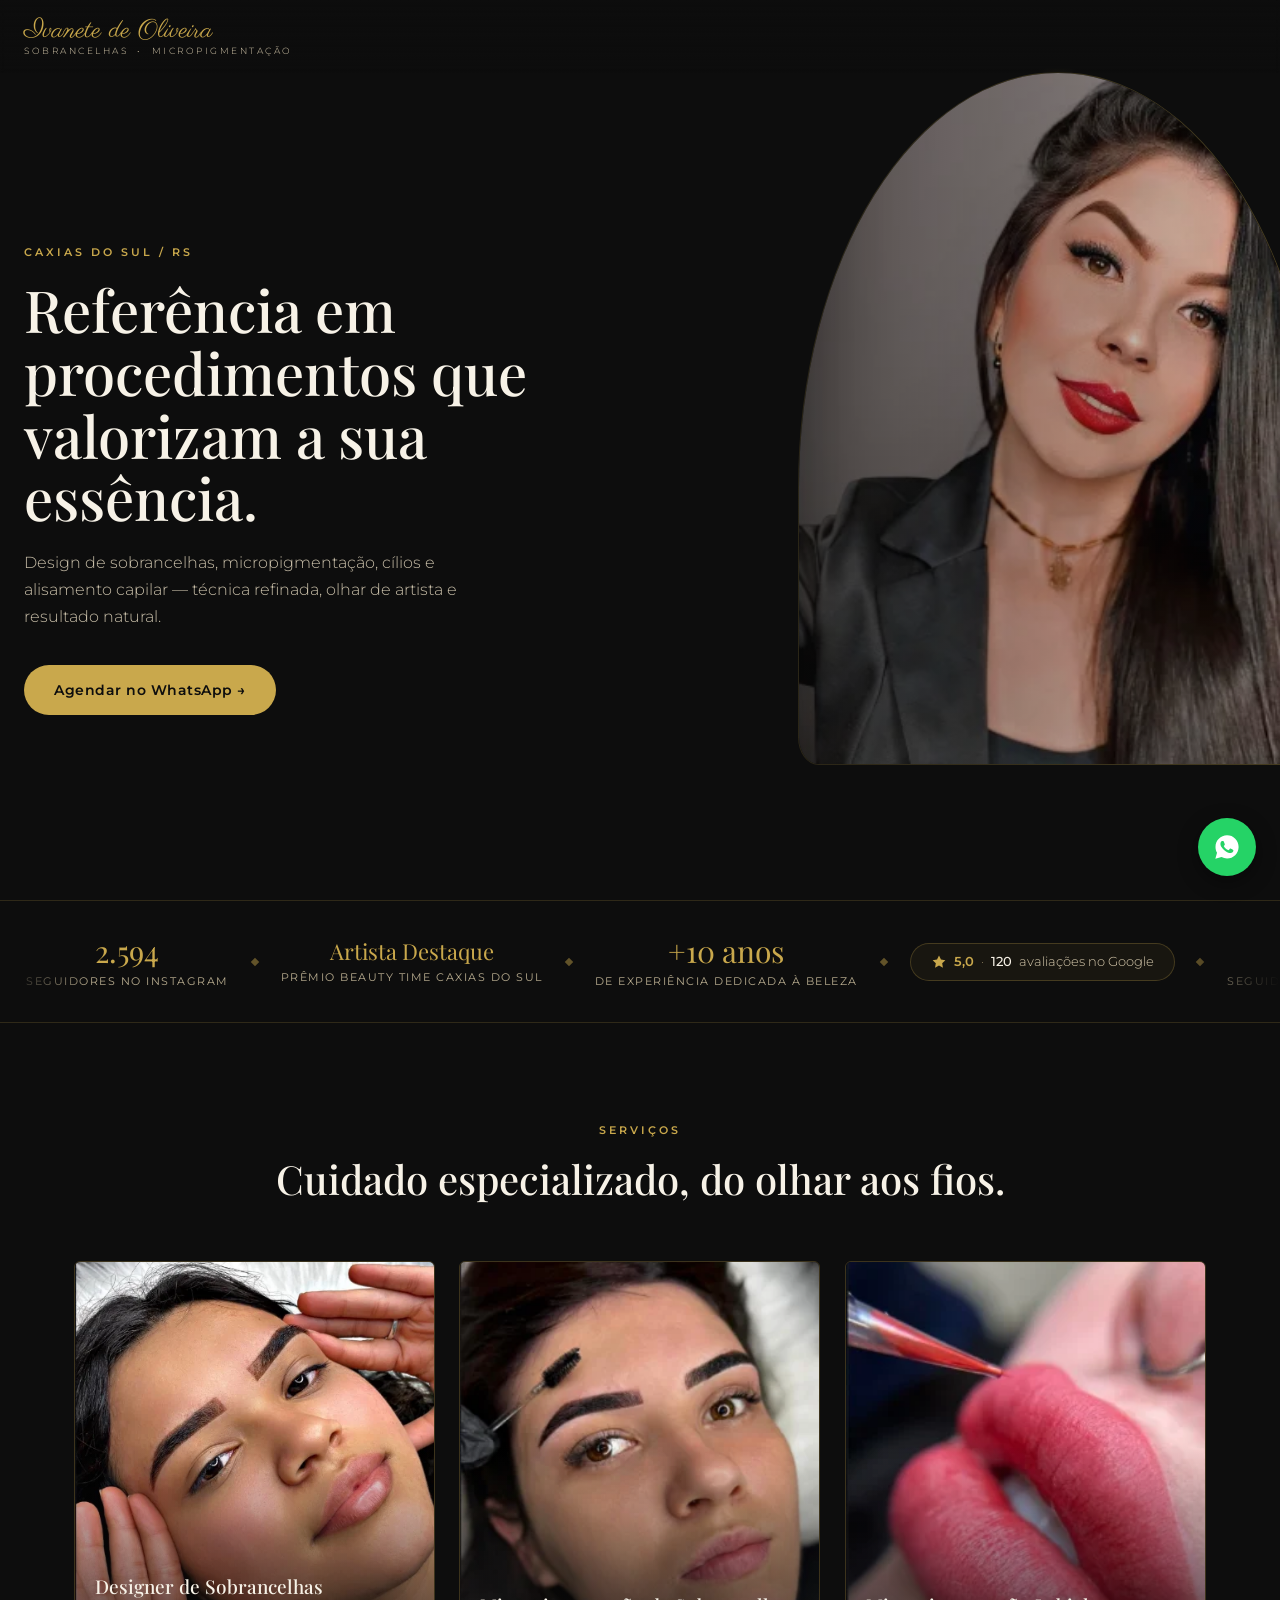
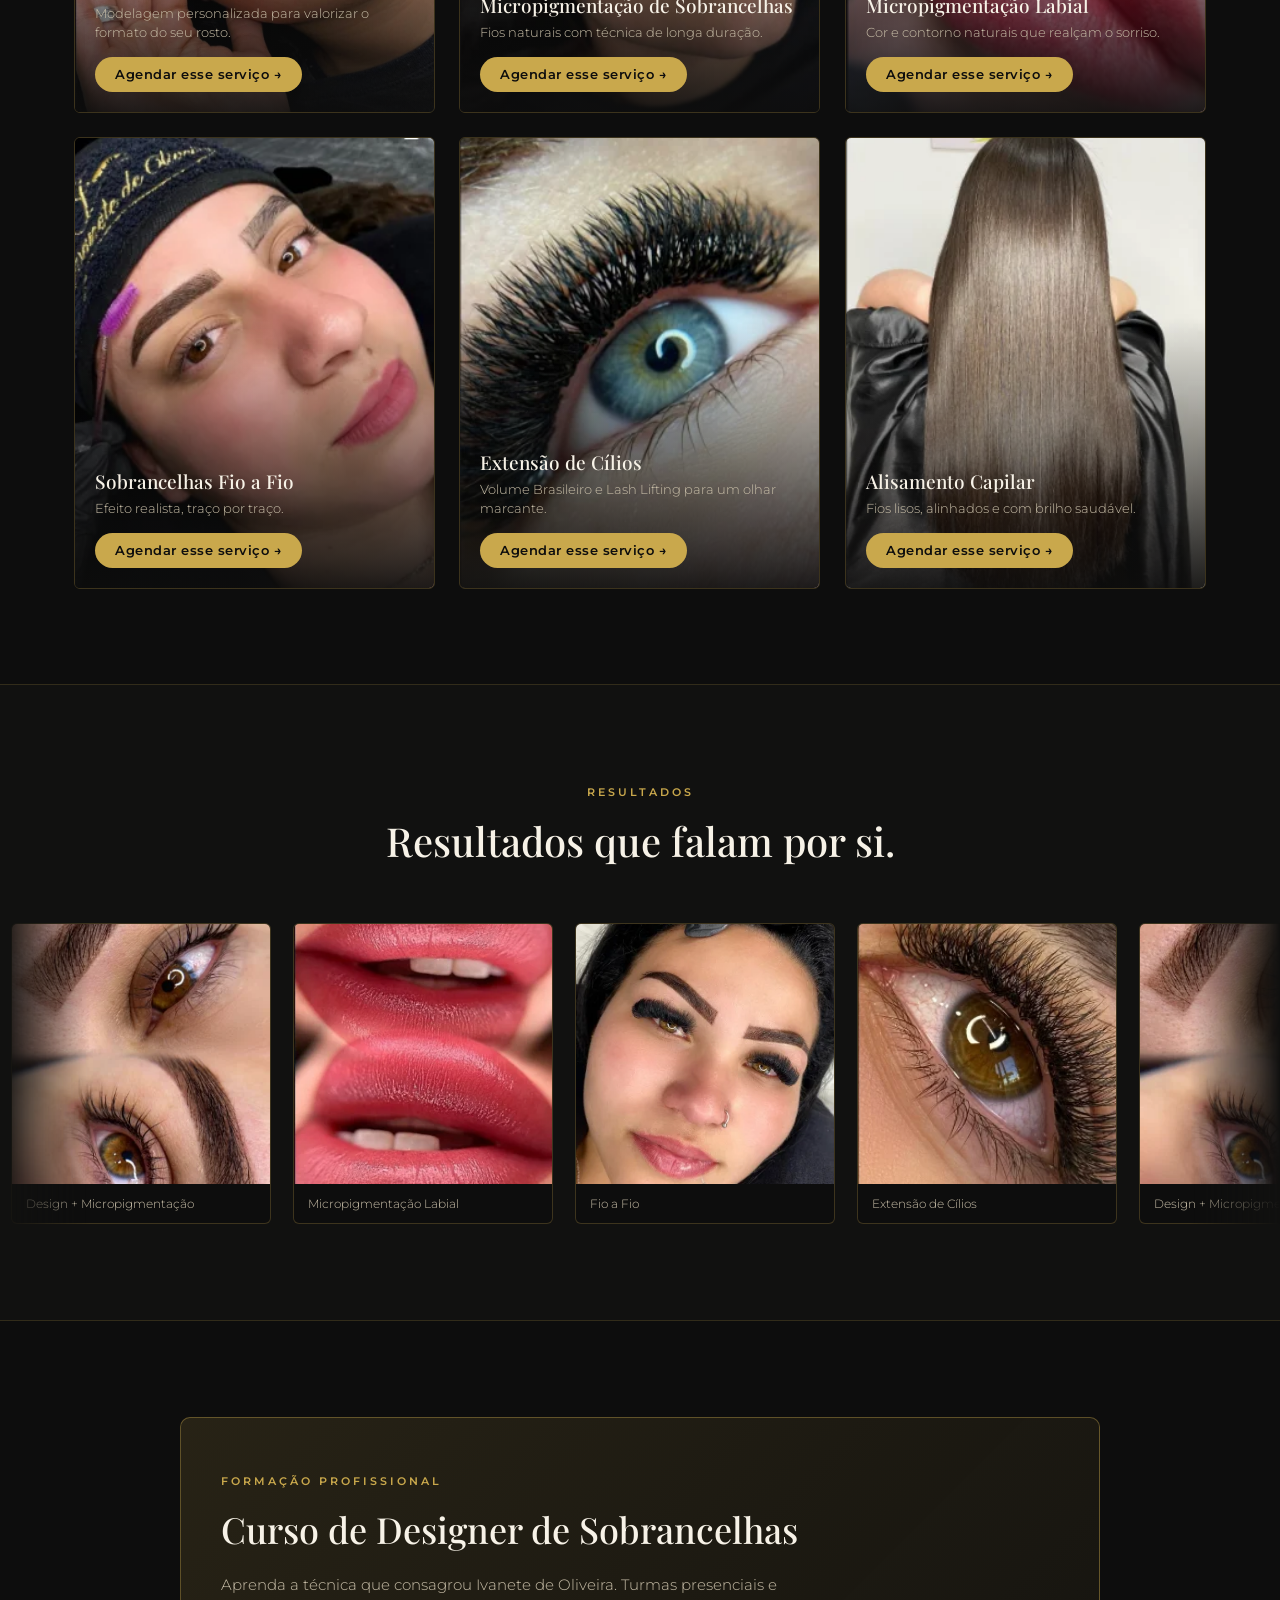
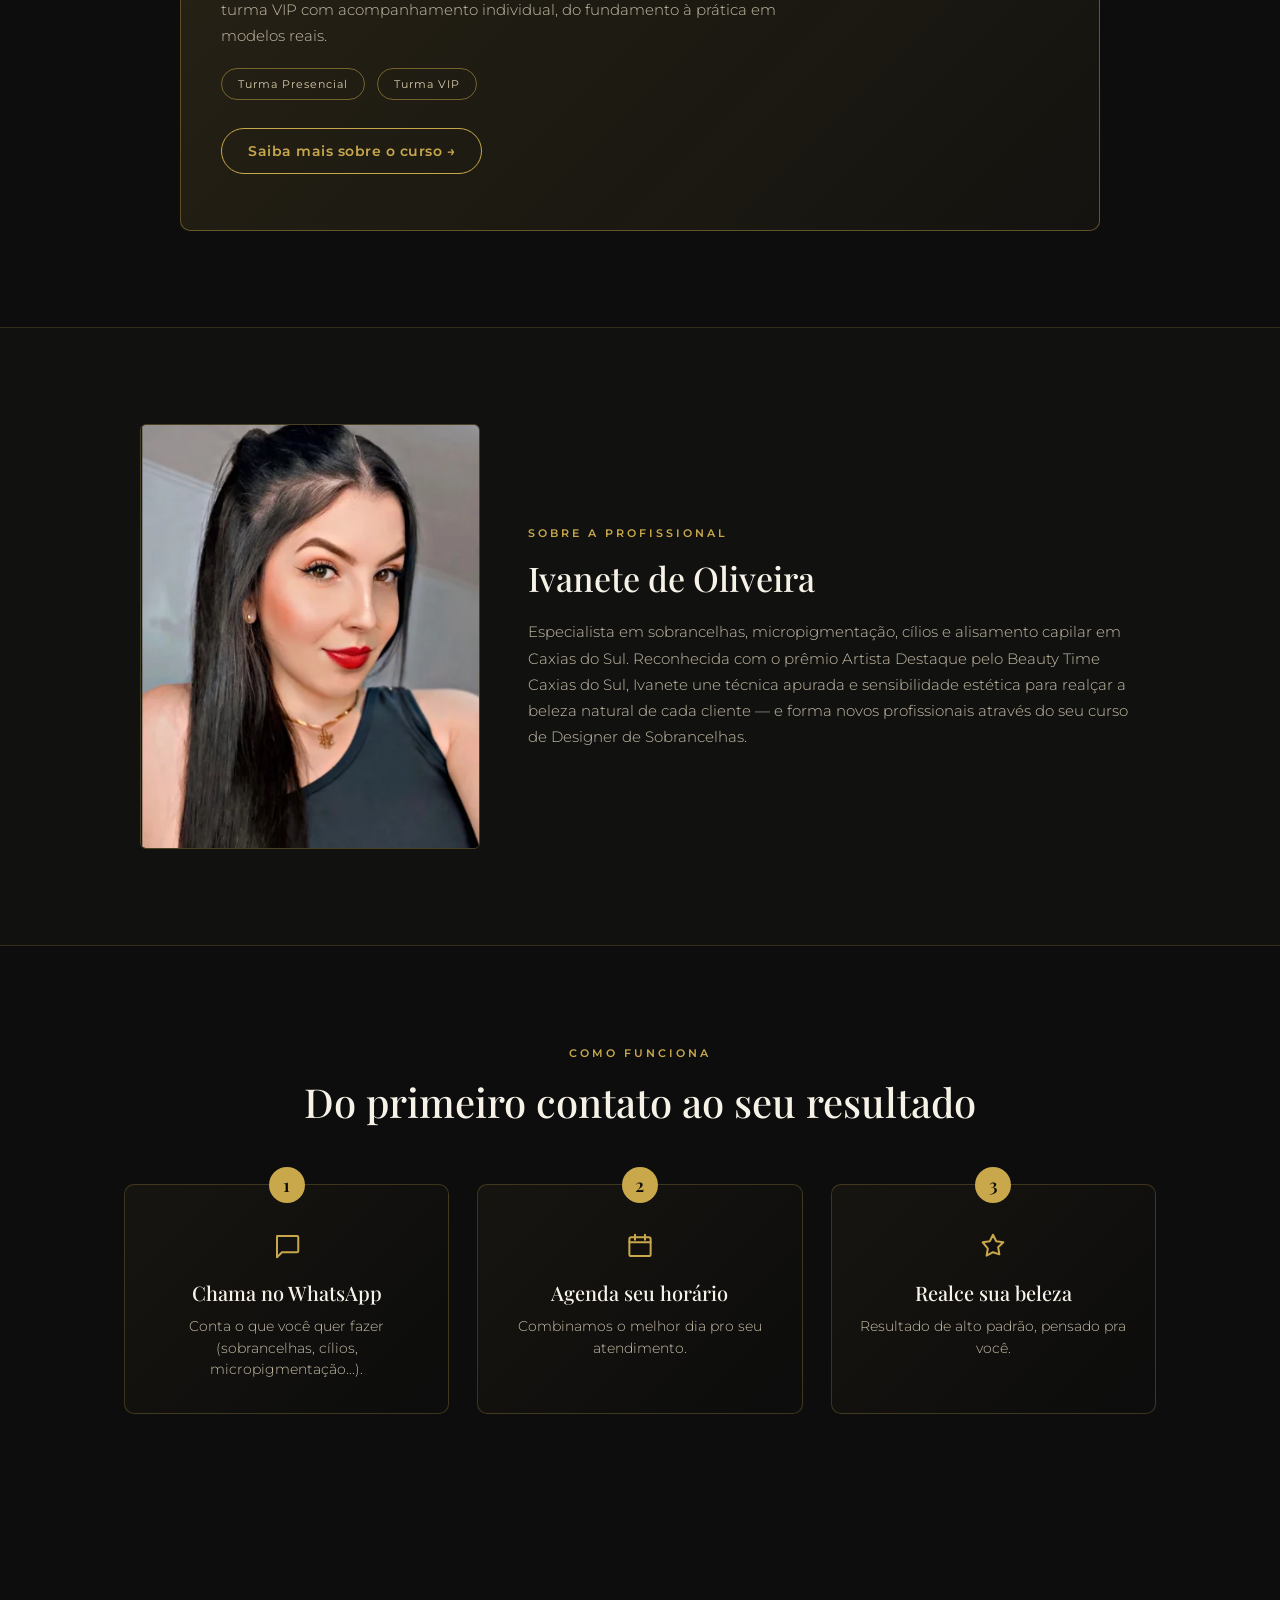
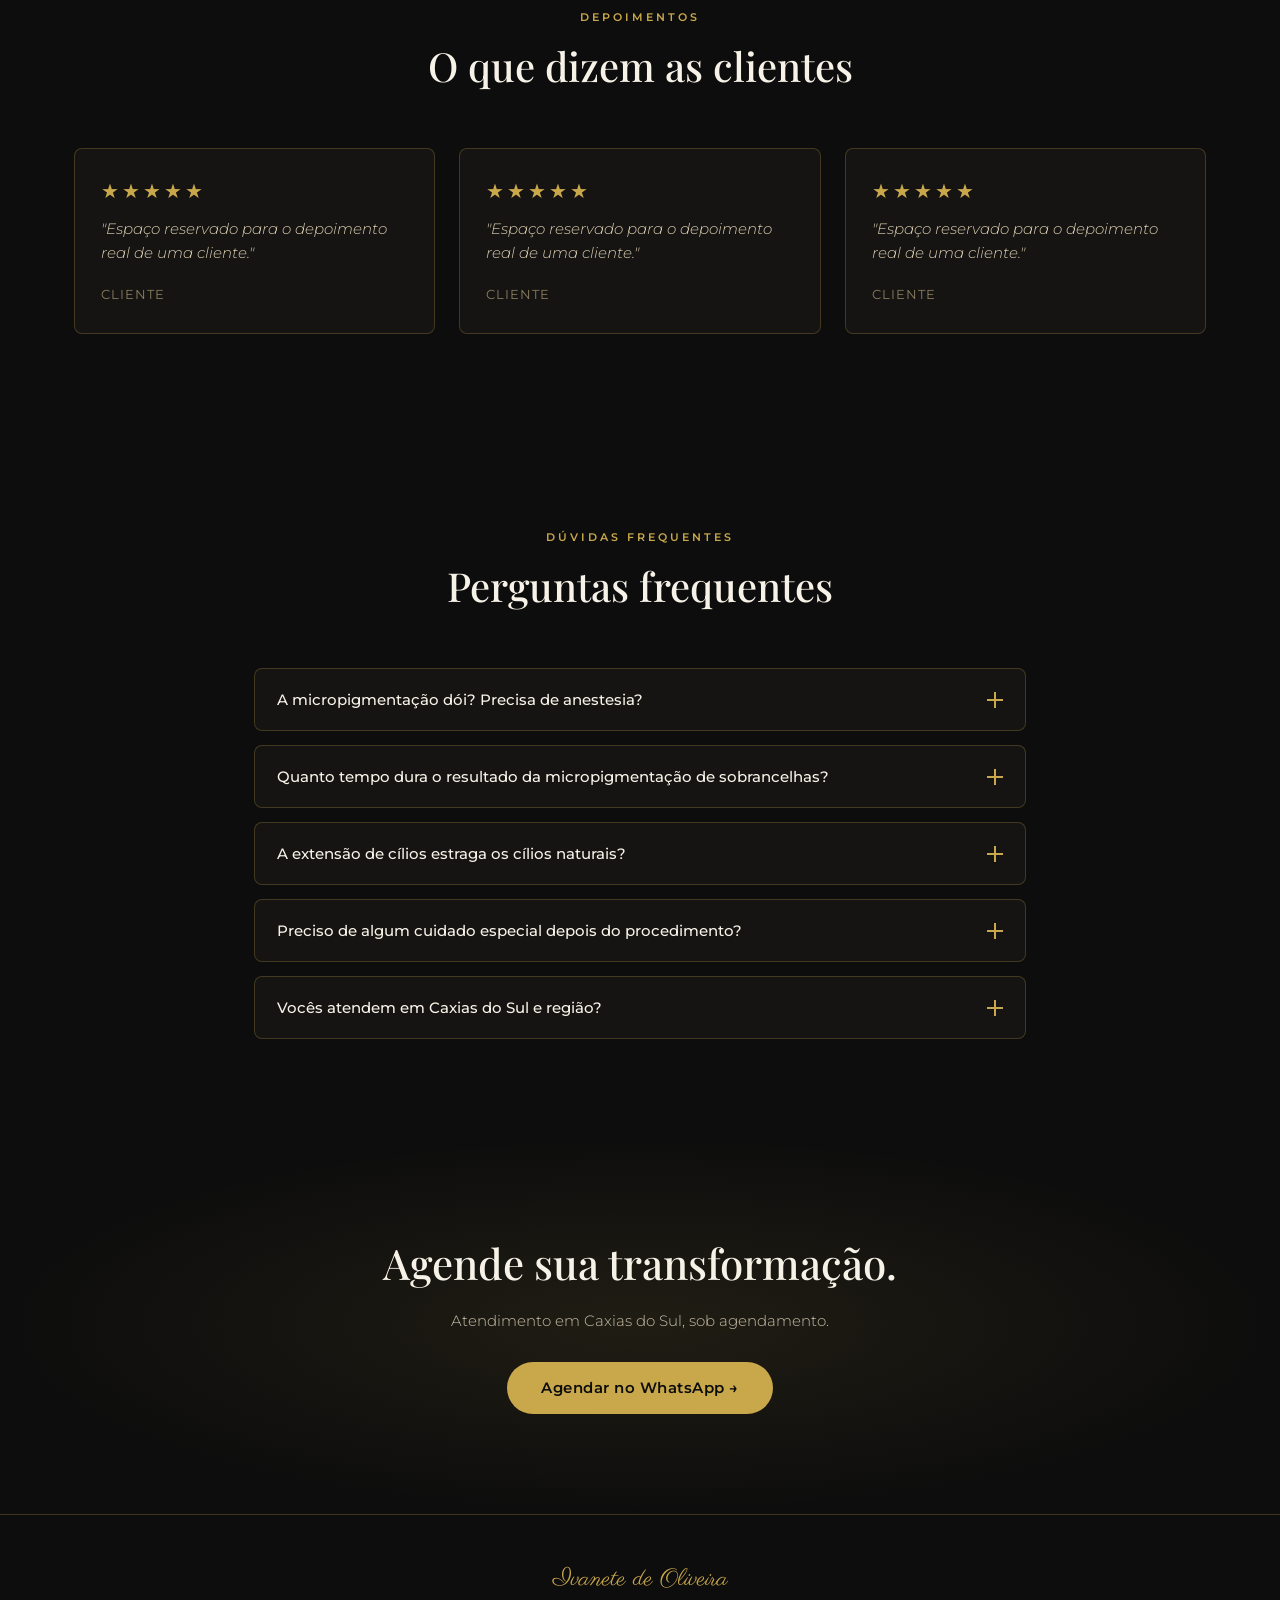
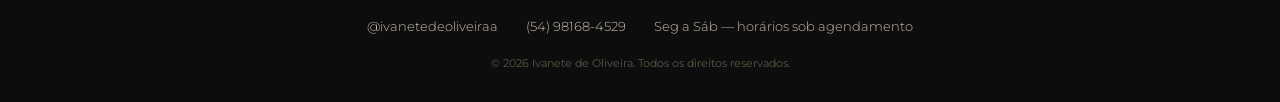
<file: site/index.html>
<!DOCTYPE html>
<html lang="pt-BR">
<head>
<meta charset="utf-8">
<meta name="viewport" content="width=device-width, initial-scale=1">
<title>Ivanete de Oliveira — Sobrancelhas • Micropigmentação • Caxias do Sul</title>
<meta name="description" content="Ivanete de Oliveira — especialista em design de sobrancelhas, micropigmentação, cílios e alisamento capilar em Caxias do Sul/RS. Agende no WhatsApp.">

<!-- Open Graph / preview ao compartilhar -->
<meta property="og:type" content="website">
<meta property="og:title" content="Ivanete de Oliveira | Sobrancelhas, Micropigmentação e Cílios em Caxias do Sul">
<meta property="og:description" content="Referência em procedimentos que valorizam sua essência. Resultados de alto padrão em sobrancelhas, micropigmentação, cílios e alisamento capilar.">
<meta property="og:image" content="https://site-ivonete-oliveira.vercel.app/assets/img/hero-photo.webp">
<meta property="og:url" content="https://site-ivonete-oliveira.vercel.app/">
<meta name="twitter:card" content="summary_large_image">

<link rel="preconnect" href="https://fonts.googleapis.com">
<link rel="preconnect" href="https://fonts.gstatic.com" crossorigin>
<link href="https://fonts.googleapis.com/css2?family=Parisienne&family=Playfair+Display:ital,wght@0,400;0,500;0,600;1,400&family=Montserrat:wght@300;400;500;600;700&display=swap" rel="stylesheet">
<link rel="stylesheet" href="styles.css">
</head>
<body>

<!-- NAV -->
<header class="nav">
  <div class="nav-brand">
    <span class="nav-name">Ivanete de Oliveira</span>
    <span class="nav-tag">SOBRANCELHAS &nbsp;•&nbsp; MICROPIGMENTAÇÃO</span>
  </div>
</header>

<main>
  <!-- HERO -->
  <section class="hero" aria-label="Hero">
    <div class="hero-media">
      <div class="hero-arch">
        <img src="assets/img/hero-photo.webp" alt="Ivanete de Oliveira, especialista em sobrancelhas" width="520" height="693" style="object-position:49.56% 50%;">
      </div>
      <div class="hero-scrim"></div>
    </div>
    <div class="hero-content" data-reveal>
      <span class="eyebrow">CAXIAS DO SUL / RS</span>
      <h1>Referência em procedimentos que valorizam a sua essência.</h1>
      <p class="hero-sub">Design de sobrancelhas, micropigmentação, cílios e alisamento capilar — técnica refinada, olhar de artista e resultado natural.</p>
      <a class="btn btn-gold" href="https://wa.me/5554981684529?text=Ol%C3%A1%2C%20Ivanete!%20Quero%20agendar%20um%20hor%C3%A1rio." target="_blank" rel="noopener">Agendar no WhatsApp →</a>
    </div>
  </section>

  <!-- TRUST BADGES (esteira / marquee) -->
  <section class="badges" aria-label="Selos de confiança" data-reveal>
    <div class="marquee">
      <div class="marquee-track">
        <div class="marquee-item badge">
          <div class="badge-num">2.594</div>
          <div class="badge-label">Seguidores no Instagram</div>
        </div>
        <div class="marquee-item badge">
          <div class="badge-num badge-num--sm">Artista Destaque</div>
          <div class="badge-label">Prêmio Beauty Time Caxias do Sul</div>
        </div>
        <div class="marquee-item badge">
          <div class="badge-num">+10 anos</div>
          <div class="badge-label">De experiência dedicada à beleza</div>
        </div>
        <!-- Placeholder: editar NOTA e Nº de avaliações quando o Maxwel confirmar -->
        <div class="marquee-item google-badge">
          <svg class="google-star" width="16" height="16" viewBox="0 0 24 24" aria-hidden="true">
            <path d="M12 2.25l2.955 5.988 6.607.96-4.781 4.66 1.128 6.58L12 17.335l-5.909 3.103 1.128-6.58-4.781-4.66 6.607-.96L12 2.25z"/>
          </svg>
          <span class="google-rating">5,0</span>
          <span class="google-sep">·</span>
          <span class="google-count">120</span>
          <span class="google-text">avaliações no Google</span>
        </div>
      </div>
    </div>
  </section>

  <!-- SERVICES -->
  <section class="services" aria-label="Serviços">
    <div class="section-head" data-reveal>
      <span class="eyebrow">SERVIÇOS</span>
      <h2>Cuidado especializado, do olhar aos fios.</h2>
    </div>
    <div class="services-grid">
      <article class="service-card" data-tilt data-reveal>
        <img class="service-photo" src="assets/img/svc-design.webp" alt="Designer de Sobrancelhas" loading="lazy">
        <div class="service-scrim"></div>
        <div class="service-info">
          <h3>Designer de Sobrancelhas</h3>
          <p>Modelagem personalizada para valorizar o formato do seu rosto.</p>
          <a class="btn btn-gold service-cta" href="https://wa.me/5554981684529?text=Ol%C3%A1%2C%20Ivanete!%20Vim%20pelo%20site%20e%20gostaria%20de%20agendar%20Designer%20de%20Sobrancelhas.%20Pode%20me%20ajudar%3F" target="_blank" rel="noopener">Agendar esse serviço →</a>
        </div>
      </article>
      <article class="service-card" data-tilt data-reveal>
        <img class="service-photo" src="assets/img/svc-micropig.webp" alt="Micropigmentação de Sobrancelhas" loading="lazy">
        <div class="service-scrim"></div>
        <div class="service-info">
          <h3>Micropigmentação de Sobrancelhas</h3>
          <p>Fios naturais com técnica de longa duração.</p>
          <a class="btn btn-gold service-cta" href="https://wa.me/5554981684529?text=Ol%C3%A1%2C%20Ivanete!%20Vim%20pelo%20site%20e%20gostaria%20de%20agendar%20Micropigmenta%C3%A7%C3%A3o%20de%20Sobrancelhas.%20Pode%20me%20ajudar%3F" target="_blank" rel="noopener">Agendar esse serviço →</a>
        </div>
      </article>
      <article class="service-card" data-tilt data-reveal>
        <img class="service-photo" src="assets/img/svc-labial.webp" alt="Micropigmentação Labial" loading="lazy">
        <div class="service-scrim"></div>
        <div class="service-info">
          <h3>Micropigmentação Labial</h3>
          <p>Cor e contorno naturais que realçam o sorriso.</p>
          <a class="btn btn-gold service-cta" href="https://wa.me/5554981684529?text=Ol%C3%A1%2C%20Ivanete!%20Vim%20pelo%20site%20e%20gostaria%20de%20agendar%20Micropigmenta%C3%A7%C3%A3o%20Labial.%20Pode%20me%20ajudar%3F" target="_blank" rel="noopener">Agendar esse serviço →</a>
        </div>
      </article>
      <article class="service-card" data-tilt data-reveal>
        <img class="service-photo" src="assets/img/svc-fioafio.webp" alt="Sobrancelhas Fio a Fio" loading="lazy">
        <div class="service-scrim"></div>
        <div class="service-info">
          <h3>Sobrancelhas Fio a Fio</h3>
          <p>Efeito realista, traço por traço.</p>
          <a class="btn btn-gold service-cta" href="https://wa.me/5554981684529?text=Ol%C3%A1%2C%20Ivanete!%20Vim%20pelo%20site%20e%20gostaria%20de%20agendar%20Sobrancelhas%20Fio%20a%20Fio.%20Pode%20me%20ajudar%3F" target="_blank" rel="noopener">Agendar esse serviço →</a>
        </div>
      </article>
      <article class="service-card" data-tilt data-reveal>
        <img class="service-photo" src="assets/img/svc-cilios.webp" alt="Extensão de Cílios" loading="lazy">
        <div class="service-scrim"></div>
        <div class="service-info">
          <h3>Extensão de Cílios</h3>
          <p>Volume Brasileiro e Lash Lifting para um olhar marcante.</p>
          <a class="btn btn-gold service-cta" href="https://wa.me/5554981684529?text=Ol%C3%A1%2C%20Ivanete!%20Vim%20pelo%20site%20e%20gostaria%20de%20agendar%20Extens%C3%A3o%20de%20C%C3%ADlios.%20Pode%20me%20ajudar%3F" target="_blank" rel="noopener">Agendar esse serviço →</a>
        </div>
      </article>
      <article class="service-card" data-tilt data-reveal>
        <img class="service-photo" src="assets/img/svc-alisamento.webp" alt="Alisamento Capilar" loading="lazy">
        <div class="service-scrim"></div>
        <div class="service-info">
          <h3>Alisamento Capilar</h3>
          <p>Fios lisos, alinhados e com brilho saudável.</p>
          <a class="btn btn-gold service-cta" href="https://wa.me/5554981684529?text=Ol%C3%A1%2C%20Ivanete!%20Vim%20pelo%20site%20e%20gostaria%20de%20agendar%20Alisamento%20Capilar.%20Pode%20me%20ajudar%3F" target="_blank" rel="noopener">Agendar esse serviço →</a>
        </div>
      </article>
    </div>
  </section>

  <!-- RESULTADOS (esteira / marquee) -->
  <section class="results" aria-label="Resultados">
    <div class="section-head" data-reveal>
      <span class="eyebrow">RESULTADOS</span>
      <h2>Resultados que falam por si.</h2>
    </div>
    <div class="marquee" data-touch-pause>
      <div class="marquee-track" data-speed="42">
        <figure class="marquee-item result-card">
          <img src="assets/img/resultado-1.webp" alt="Design + Micropigmentação" loading="lazy" width="260" height="260">
          <figcaption>Design + Micropigmentação</figcaption>
        </figure>
        <figure class="marquee-item result-card">
          <img src="assets/img/resultado-2.webp" alt="Micropigmentação Labial" loading="lazy" width="260" height="260">
          <figcaption>Micropigmentação Labial</figcaption>
        </figure>
        <figure class="marquee-item result-card">
          <img src="assets/img/resultado-3.webp" alt="Fio a Fio" loading="lazy" width="260" height="260">
          <figcaption>Fio a Fio</figcaption>
        </figure>
        <figure class="marquee-item result-card">
          <img src="assets/img/resultado-4.webp" alt="Extensão de Cílios" loading="lazy" width="260" height="260">
          <figcaption>Extensão de Cílios</figcaption>
        </figure>
      </div>
    </div>
  </section>

  <!-- CURSOS -->
  <section class="courses" aria-label="Cursos">
    <div class="course-box" data-reveal>
      <span class="eyebrow">FORMAÇÃO PROFISSIONAL</span>
      <h2>Curso de Designer de Sobrancelhas</h2>
      <p>Aprenda a técnica que consagrou Ivanete de Oliveira. Turmas presenciais e turma VIP com acompanhamento individual, do fundamento à prática em modelos reais.</p>
      <div class="tags">
        <span class="tag">Turma Presencial</span>
        <span class="tag">Turma VIP</span>
      </div>
      <a class="btn btn-outline" href="https://wa.me/5554981684529?text=Ol%C3%A1!%20Quero%20saber%20mais%20sobre%20o%20Curso%20de%20Designer%20de%20Sobrancelhas." target="_blank" rel="noopener">Saiba mais sobre o curso →</a>
    </div>
  </section>

  <!-- SOBRE -->
  <section class="about" aria-label="Sobre a profissional">
    <div class="about-grid" data-reveal>
      <div class="about-photo">
        <img src="assets/img/about-photo.webp" alt="Foto de Ivanete de Oliveira" loading="lazy">
      </div>
      <div class="about-text">
        <span class="eyebrow">SOBRE A PROFISSIONAL</span>
        <h2>Ivanete de Oliveira</h2>
        <p>Especialista em sobrancelhas, micropigmentação, cílios e alisamento capilar em Caxias do Sul. Reconhecida com o prêmio Artista Destaque pelo Beauty Time Caxias do Sul, Ivanete une técnica apurada e sensibilidade estética para realçar a beleza natural de cada cliente — e forma novos profissionais através do seu curso de Designer de Sobrancelhas.</p>
      </div>
    </div>
  </section>

  <!-- COMO FUNCIONA -->
  <section class="how" aria-label="Como funciona">
    <div class="section-head" data-reveal>
      <span class="eyebrow">COMO FUNCIONA</span>
      <h2>Do primeiro contato ao seu resultado</h2>
    </div>
    <div class="how-grid">
      <div class="how-step" data-reveal>
        <span class="how-num">1</span>
        <div class="how-icon">
          <svg width="30" height="30" viewBox="0 0 24 24" fill="none" aria-hidden="true">
            <path d="M4 4h16a1 1 0 0 1 1 1v11a1 1 0 0 1-1 1H8l-4 4V5a1 1 0 0 1 1-1z" stroke="currentColor" stroke-width="1.6" stroke-linejoin="round"/>
          </svg>
        </div>
        <h3>Chama no WhatsApp</h3>
        <p>Conta o que você quer fazer (sobrancelhas, cílios, micropigmentação...).</p>
      </div>
      <div class="how-step" data-reveal>
        <span class="how-num">2</span>
        <div class="how-icon">
          <svg width="30" height="30" viewBox="0 0 24 24" fill="none" aria-hidden="true">
            <rect x="3.5" y="5" width="17" height="15" rx="1.5" stroke="currentColor" stroke-width="1.6"/>
            <path d="M3.5 9h17M8 3v4M16 3v4" stroke="currentColor" stroke-width="1.6" stroke-linecap="round"/>
          </svg>
        </div>
        <h3>Agenda seu horário</h3>
        <p>Combinamos o melhor dia pro seu atendimento.</p>
      </div>
      <div class="how-step" data-reveal>
        <span class="how-num">3</span>
        <div class="how-icon">
          <svg width="30" height="30" viewBox="0 0 24 24" fill="none" aria-hidden="true">
            <path d="M12 3l2.55 5.17 5.7.83-4.13 4.02.98 5.68L12 16.98l-5.1 2.72.98-5.68L3.75 9l5.7-.83L12 3z" stroke="currentColor" stroke-width="1.6" stroke-linejoin="round"/>
          </svg>
        </div>
        <h3>Realce sua beleza</h3>
        <p>Resultado de alto padrão, pensado pra você.</p>
      </div>
    </div>
  </section>

  <!-- DEPOIMENTOS -->
  <section class="testimonials" aria-label="Depoimentos">
    <div class="section-head" data-reveal>
      <span class="eyebrow">DEPOIMENTOS</span>
      <h2>O que dizem as clientes</h2>
    </div>
    <div class="testimonials-grid">
      <blockquote class="testimonial-card" data-reveal>
        <div class="stars">★★★★★</div>
        <p>"Espaço reservado para o depoimento real de uma cliente."</p>
        <cite>Cliente</cite>
      </blockquote>
      <blockquote class="testimonial-card" data-reveal>
        <div class="stars">★★★★★</div>
        <p>"Espaço reservado para o depoimento real de uma cliente."</p>
        <cite>Cliente</cite>
      </blockquote>
      <blockquote class="testimonial-card" data-reveal>
        <div class="stars">★★★★★</div>
        <p>"Espaço reservado para o depoimento real de uma cliente."</p>
        <cite>Cliente</cite>
      </blockquote>
    </div>
  </section>

  <!-- FAQ -->
  <section class="faq" aria-label="Perguntas frequentes">
    <div class="section-head" data-reveal>
      <span class="eyebrow">DÚVIDAS FREQUENTES</span>
      <h2>Perguntas frequentes</h2>
    </div>
    <div class="faq-list" data-reveal>
      <div class="faq-item">
        <button class="faq-q" type="button" aria-expanded="false">
          <span>A micropigmentação dói? Precisa de anestesia?</span>
          <span class="faq-icon" aria-hidden="true"></span>
        </button>
        <div class="faq-a">
          <p>O desconforto é mínimo. Utilizamos anestésico tópico durante o procedimento para garantir o seu conforto do início ao fim.</p>
        </div>
      </div>
      <div class="faq-item">
        <button class="faq-q" type="button" aria-expanded="false">
          <span>Quanto tempo dura o resultado da micropigmentação de sobrancelhas?</span>
          <span class="faq-icon" aria-hidden="true"></span>
        </button>
        <div class="faq-a">
          <p>Em média de 1 a 2 anos, variando conforme o tipo de pele, os cuidados pós-procedimento e a rotina de cada cliente. Retoques mantêm o resultado sempre bonito.</p>
        </div>
      </div>
      <div class="faq-item">
        <button class="faq-q" type="button" aria-expanded="false">
          <span>A extensão de cílios estraga os cílios naturais?</span>
          <span class="faq-icon" aria-hidden="true"></span>
        </button>
        <div class="faq-a">
          <p>Não. Quando bem aplicada e com a manutenção correta, a extensão respeita o ciclo natural dos seus cílios, sem danificá-los.</p>
        </div>
      </div>
      <div class="faq-item">
        <button class="faq-q" type="button" aria-expanded="false">
          <span>Preciso de algum cuidado especial depois do procedimento?</span>
          <span class="faq-icon" aria-hidden="true"></span>
        </button>
        <div class="faq-a">
          <p>Sim. Você recebe todas as orientações de pós-procedimento personalizadas para garantir a melhor cicatrização e durabilidade do resultado.</p>
        </div>
      </div>
      <div class="faq-item">
        <button class="faq-q" type="button" aria-expanded="false">
          <span>Vocês atendem em Caxias do Sul e região?</span>
          <span class="faq-icon" aria-hidden="true"></span>
        </button>
        <div class="faq-a">
          <p>Sim! O atendimento é em Caxias do Sul, sob agendamento, e recebemos clientes de toda a região. Chama no WhatsApp para combinar seu horário.</p>
        </div>
      </div>
    </div>
  </section>

  <!-- CTA FINAL -->
  <section class="cta-final" aria-label="Chamada final">
    <div data-reveal>
      <h2>Agende sua transformação.</h2>
      <p>Atendimento em Caxias do Sul, sob agendamento.</p>
      <a class="btn btn-gold" href="https://wa.me/5554981684529?text=Ol%C3%A1%2C%20Ivanete!%20Quero%20agendar%20um%20hor%C3%A1rio." target="_blank" rel="noopener">Agendar no WhatsApp →</a>
    </div>
  </section>
</main>

<!-- FOOTER -->
<footer class="footer">
  <span class="footer-name">Ivanete de Oliveira</span>
  <div class="footer-links">
    <a href="https://instagram.com/ivanetedeoliveiraa" target="_blank" rel="noopener">@ivanetedeoliveiraa</a>
    <a href="https://wa.me/5554981684529" target="_blank" rel="noopener">(54) 98168-4529</a>
    <span>Seg a Sáb — horários sob agendamento</span>
  </div>
  <div class="footer-copy">© 2026 Ivanete de Oliveira. Todos os direitos reservados.</div>
</footer>

<!-- WHATSAPP FLOAT -->
<a class="whatsapp-float" href="https://wa.me/5554981684529?text=Ol%C3%A1%2C%20Ivanete!%20Quero%20agendar%20um%20hor%C3%A1rio." target="_blank" rel="noopener" aria-label="Agendar no WhatsApp">
  <svg width="28" height="28" viewBox="0 0 24 24" fill="none">
    <path d="M12.04 2c-5.46 0-9.9 4.44-9.9 9.9 0 1.75.46 3.45 1.32 4.95L2 22l5.28-1.38a9.87 9.87 0 0 0 4.76 1.21h.01c5.46 0 9.9-4.44 9.9-9.9 0-2.64-1.03-5.13-2.9-7A9.83 9.83 0 0 0 12.04 2z" fill="#fff"/>
    <path d="M9.2 7.3c-.2-.45-.42-.46-.62-.47h-.53c-.18 0-.48.07-.73.34-.25.27-.96.94-.96 2.3 0 1.35 0.98 2.66 1.12 2.84.14.18 1.9 3.04 4.68 4.14 2.31.92 2.78.74 3.28.69.5-.05 1.6-.65 1.83-1.28.22-.63.22-1.17.16-1.28-.07-.11-.25-.18-.53-.32-.27-.14-1.6-.79-1.85-.88-.25-.09-.43-.14-.61.14-.18.27-.7.88-.86 1.06-.16.18-.32.2-.59.07-.27-.14-1.14-.42-2.17-1.34-.8-.71-1.35-1.6-1.5-1.87-.16-.27-.02-.42.12-.55.12-.12.27-.32.4-.48.13-.16.18-.27.27-.45.09-.18.05-.34-.02-.48-.07-.14-.6-1.5-.85-2.05z" fill="#25D366"/>
  </svg>
</a>

<script src="script.js"></script>
</body>
</html>
</file>
<file: site/styles.css>
:root {
  --black: #0d0d0d;
  --black-2: #111110;
  --gold: #C9A84C;
  --gold-light: #E0BE63;
  --cream: #F3EEE3;
  --cream-2: #F7F2E7;
  --text-muted: #C9BFA9;
  --text-dim: #B8AC8F;
  --text-dim-2: #D8CBAE;
  --text-faint: #8a7d5e;
  --text-copyright: #5f5748;
  --border-gold: rgba(201, 168, 76, 0.18);
  --border-gold-strong: rgba(201, 168, 76, 0.25);
}

* { box-sizing: border-box; }

html { scroll-behavior: smooth; }

body {
  margin: 0;
  background: var(--black);
  color: var(--cream);
  font-family: 'Montserrat', sans-serif;
  width: 100%;
  overflow-x: hidden;
  position: relative;
}

::selection { background: var(--gold); color: var(--black); }

img { display: block; max-width: 100%; }

h1, h2, h3, p { margin: 0; }

@keyframes floatArch {
  0%, 100% { transform: translateY(0); }
  50% { transform: translateY(-10px); }
}

@keyframes pulseRing {
  0% { box-shadow: 0 0 0 0 rgba(201, 168, 76, 0.55); }
  100% { box-shadow: 0 0 0 16px rgba(201, 168, 76, 0); }
}

.eyebrow {
  font-size: 11px;
  letter-spacing: 3px;
  color: var(--gold);
  font-weight: 600;
}

/* Reveal-on-scroll */
[data-reveal] {
  opacity: 0;
  transform: translateY(20px);
  transition: opacity 0.8s ease, transform 0.8s ease;
}
[data-reveal].is-visible {
  opacity: 1;
  transform: translateY(0);
}
.hero-content[data-reveal] { transform: translateY(24px); transition: opacity 0.9s ease, transform 0.9s ease; }
.hero-content[data-reveal].is-visible { transform: translateY(0); }

/* Buttons */
.btn {
  display: inline-flex;
  align-items: center;
  gap: 10px;
  font-weight: 600;
  letter-spacing: 0.5px;
  text-decoration: none;
  border-radius: 999px;
}
.btn-gold {
  background: var(--gold);
  color: var(--black);
  padding: 16px 30px;
  font-size: 14px;
}
.btn-gold:hover { background: var(--gold-light); }
.btn-outline {
  background: transparent;
  color: var(--gold);
  padding: 14px 26px;
  border: 1px solid var(--gold);
  font-size: 13.5px;
  margin-top: 8px;
}
.btn-outline:hover { background: var(--gold); color: var(--black); }

/* NAV */
.nav {
  position: fixed;
  top: 0; left: 0; right: 0;
  z-index: 40;
  display: flex;
  align-items: center;
  justify-content: space-between;
  padding: 18px 24px;
  background: linear-gradient(180deg, rgba(13, 13, 13, 0.85), rgba(13, 13, 13, 0));
  backdrop-filter: blur(2px);
}
.nav-brand { display: flex; flex-direction: column; line-height: 1; }
.nav-name { font-family: 'Parisienne', cursive; font-size: 26px; color: var(--gold); }
.nav-tag { font-weight: 300; font-size: 9px; letter-spacing: 2.5px; color: var(--text-dim-2); margin-top: 2px; }

/* HERO */
.hero {
  position: relative;
  min-height: 100svh;
  display: flex;
  align-items: center;
  padding: 120px 24px 64px;
}
.hero-media { position: absolute; inset: 0; overflow: hidden; z-index: 0; }
.hero-arch {
  position: absolute;
  right: -3%;
  top: 8%;
  width: 70%;
  max-width: 520px;
  aspect-ratio: 3 / 4;
  animation: floatArch 7s ease-in-out infinite;
  border-radius: 50% 50% 4% 4% / 60% 60% 4% 4%;
  overflow: hidden;
  border: 1px solid rgba(201, 168, 76, 0.35);
}
.hero-arch img { width: 100%; height: 100%; object-fit: cover; }
.hero-scrim {
  position: absolute;
  inset: 0;
  background: linear-gradient(90deg, rgba(13, 13, 13, 0.98) 30%, rgba(13, 13, 13, 0.55) 62%, rgba(13, 13, 13, 0.15) 100%);
  pointer-events: none;
}
.hero-content { position: relative; z-index: 1; max-width: 620px; }
.hero-content .eyebrow { display: inline-block; }
.hero-content h1 {
  font-family: 'Playfair Display', serif;
  font-weight: 500;
  font-size: clamp(34px, 6vw, 58px);
  line-height: 1.08;
  margin: 18px 0 20px;
  color: var(--cream-2);
}
.hero-sub {
  font-size: 16px;
  line-height: 1.7;
  color: var(--text-muted);
  max-width: 480px;
  margin: 0 0 34px;
  font-weight: 300;
}

/* TRUST BADGES — esteira (marquee) */
.badges {
  border-top: 1px solid var(--border-gold);
  border-bottom: 1px solid var(--border-gold);
  padding: 34px 0;
  overflow: hidden;
}
.marquee {
  width: 100%;
  overflow: hidden;
  /* fade suave nas bordas pra entrada/saida elegante da esteira */
  -webkit-mask-image: linear-gradient(90deg, transparent, #000 7%, #000 93%, transparent);
          mask-image: linear-gradient(90deg, transparent, #000 7%, #000 93%, transparent);
}
.marquee-track {
  display: flex;
  align-items: center;
  width: max-content;
  will-change: transform;
}
.marquee-track.is-animating {
  animation: marqueeScroll linear infinite;
}
@keyframes marqueeScroll {
  from { transform: translateX(0); }
  to   { transform: translateX(-50%); }
}
/* Pausa no hover apenas em dispositivos com hover real (desktop). */
@media (hover: hover) {
  .marquee:hover .marquee-track.is-animating { animation-play-state: paused; }
}
/* Pausa ao segurar o dedo (mobile/touch) — ativada via JS nas esteiras com data-touch-pause. */
.marquee-track.is-touch-paused { animation-play-state: paused; }
.marquee-item {
  flex: 0 0 auto;
  position: relative;
  margin: 0 26px;
  text-align: center;
}
/* Separador em losango dourado, centralizado no espaco entre os itens */
.marquee-item::after {
  content: "";
  position: absolute;
  right: -29px;
  top: 50%;
  width: 6px;
  height: 6px;
  transform: translateY(-50%) rotate(45deg);
  background: var(--gold);
  opacity: 0.45;
}
.badge-num { font-family: 'Playfair Display', serif; font-size: 30px; color: var(--gold); line-height: 1.1; white-space: nowrap; }
.badge-num--sm { font-size: 22px; }
.badge-label {
  font-size: 11px;
  letter-spacing: 1.5px;
  color: var(--text-dim);
  margin-top: 6px;
  text-transform: uppercase;
  white-space: nowrap;
}

/* GOOGLE BADGE (prova social) — item da esteira */
.google-badge {
  display: inline-flex;
  align-items: center;
  gap: 7px;
  padding: 10px 20px;
  border: 1px solid var(--border-gold-strong);
  border-radius: 999px;
  background: rgba(201, 168, 76, 0.06);
  font-size: 12.5px;
  color: var(--text-dim-2);
  font-weight: 300;
  white-space: nowrap;
}
.google-star { fill: var(--gold); flex-shrink: 0; }
.google-rating { color: var(--gold); font-weight: 600; letter-spacing: 0.3px; }
.google-sep { color: var(--text-faint); }
.google-count { color: var(--cream-2); font-weight: 500; }

/* COMO FUNCIONA */
.how { padding: 96px 24px; max-width: 1080px; margin: 0 auto; }
.how-grid { display: grid; grid-template-columns: repeat(auto-fit, minmax(240px, 1fr)); gap: 28px; }
.how-step {
  position: relative;
  text-align: center;
  padding: 40px 26px 32px;
  border: 1px solid var(--border-gold-strong);
  border-radius: 10px;
  background: linear-gradient(135deg, rgba(201, 168, 76, 0.05), rgba(201, 168, 76, 0));
}
.how-num {
  position: absolute;
  top: -18px;
  left: 50%;
  transform: translateX(-50%);
  width: 36px;
  height: 36px;
  display: flex;
  align-items: center;
  justify-content: center;
  border-radius: 50%;
  background: var(--gold);
  color: var(--black);
  font-family: 'Playfair Display', serif;
  font-size: 18px;
  font-weight: 600;
}
.how-icon { color: var(--gold); display: flex; justify-content: center; margin: 6px 0 18px; }
.how-step h3 {
  font-family: 'Playfair Display', serif;
  font-weight: 500;
  font-size: 20px;
  color: var(--cream-2);
  margin: 0 0 10px;
}
.how-step p { font-size: 13.5px; line-height: 1.6; color: var(--text-muted); font-weight: 300; }

/* FAQ */
.faq { padding: 96px 24px; max-width: 820px; margin: 0 auto; }
.faq-list { display: flex; flex-direction: column; gap: 14px; }
.faq-item {
  border: 1px solid var(--border-gold-strong);
  border-radius: 8px;
  background: #151412;
  overflow: hidden;
}
.faq-q {
  width: 100%;
  display: flex;
  align-items: center;
  justify-content: space-between;
  gap: 16px;
  padding: 20px 22px;
  background: transparent;
  border: 0;
  cursor: pointer;
  text-align: left;
  font-family: 'Montserrat', sans-serif;
  font-size: 15px;
  font-weight: 500;
  color: var(--cream-2);
  line-height: 1.4;
}
.faq-q:hover { color: var(--gold); }
.faq-icon { position: relative; width: 16px; height: 16px; flex-shrink: 0; }
.faq-icon::before, .faq-icon::after {
  content: "";
  position: absolute;
  background: var(--gold);
  transition: transform 0.3s ease, opacity 0.3s ease;
}
.faq-icon::before { top: 7px; left: 0; width: 16px; height: 2px; }
.faq-icon::after { top: 0; left: 7px; width: 2px; height: 16px; }
.faq-item.is-open .faq-icon::after { transform: scaleY(0); opacity: 0; }
.faq-a {
  max-height: 0;
  overflow: hidden;
  transition: max-height 0.35s ease;
}
.faq-a p {
  padding: 0 22px 22px;
  font-size: 14px;
  line-height: 1.7;
  color: var(--text-muted);
  font-weight: 300;
}

/* Section heading pattern */
.section-head { text-align: center; margin-bottom: 56px; }
.section-head h2 {
  font-family: 'Playfair Display', serif;
  font-weight: 500;
  font-size: clamp(28px, 4vw, 40px);
  color: var(--cream-2);
  margin: 14px 0 0;
}

/* SERVICES */
.services { padding: 96px 24px; max-width: 1180px; margin: 0 auto; }
.services-grid { display: grid; grid-template-columns: repeat(auto-fit, minmax(280px, 1fr)); gap: 24px; }
.service-card {
  position: relative;
  border-radius: 6px;
  overflow: hidden;
  aspect-ratio: 4 / 5;
  border: 1px solid var(--border-gold-strong);
  will-change: transform;
}
.service-photo { position: absolute; inset: 0; width: 100%; height: 100%; object-fit: cover; }
.service-scrim {
  position: absolute;
  inset: 0;
  background: linear-gradient(180deg, rgba(13, 13, 13, 0) 40%, rgba(13, 13, 13, 0.92) 100%);
  pointer-events: none;
}
.service-info { position: absolute; left: 20px; right: 20px; bottom: 20px; }
.service-info h3 {
  font-family: 'Playfair Display', serif;
  font-weight: 500;
  font-size: 19px;
  color: var(--cream-2);
  margin: 0 0 6px;
}
.service-info p { font-size: 12.5px; color: var(--text-muted); font-weight: 300; line-height: 1.5; }
.service-cta {
  margin-top: 14px;
  padding: 10px 20px;
  font-size: 12.5px;
}

/* RESULTADOS — esteira (marquee) */
.results {
  padding: 96px 0;
  background: var(--black-2);
  border-top: 1px solid var(--border-gold);
  border-bottom: 1px solid var(--border-gold);
}
.results .section-head { padding: 0 24px; }
/* Cartoes de imagem na esteira: largura fixa, sem separador de losango */
.results .marquee-item { margin: 0 11px; width: 260px; text-align: left; }
.results .marquee-item::after { content: none; }
.result-card { margin: 0; border-radius: 6px; overflow: hidden; border: 1px solid var(--border-gold-strong); background: var(--black); }
.result-card img { width: 100%; aspect-ratio: 1 / 1; object-fit: cover; }
.result-card figcaption { padding: 12px 14px; font-size: 12px; color: var(--text-muted); font-weight: 300; }

/* CURSOS */
.courses { padding: 96px 24px; }
.course-box {
  max-width: 920px;
  margin: 0 auto;
  background: linear-gradient(135deg, rgba(201, 168, 76, 0.14), rgba(201, 168, 76, 0.04));
  border: 1px solid rgba(201, 168, 76, 0.4);
  border-radius: 10px;
  padding: 56px 40px;
  display: flex;
  flex-direction: column;
  align-items: flex-start;
  gap: 20px;
}
.course-box h2 {
  font-family: 'Playfair Display', serif;
  font-weight: 500;
  font-size: clamp(26px, 3.6vw, 36px);
  color: var(--cream-2);
  line-height: 1.2;
}
.course-box p {
  font-size: 15px;
  line-height: 1.7;
  color: var(--text-muted);
  font-weight: 300;
  max-width: 600px;
}
.tags { display: flex; gap: 12px; flex-wrap: wrap; }
.tag {
  font-size: 11px;
  letter-spacing: 1px;
  padding: 8px 16px;
  border: 1px solid rgba(201, 168, 76, 0.5);
  border-radius: 20px;
  color: var(--text-dim-2);
}

/* SOBRE */
.about {
  padding: 96px 24px;
  background: var(--black-2);
  border-top: 1px solid var(--border-gold);
  border-bottom: 1px solid var(--border-gold);
}
.about-grid {
  max-width: 1000px;
  margin: 0 auto;
  display: grid;
  grid-template-columns: minmax(220px, 340px) 1fr;
  gap: 48px;
  align-items: center;
}
.about-photo { aspect-ratio: 4 / 5; border-radius: 6px; overflow: hidden; border: 1px solid rgba(201, 168, 76, 0.3); }
.about-photo img { width: 100%; height: 100%; object-fit: cover; }
.about-text h2 {
  font-family: 'Playfair Display', serif;
  font-weight: 500;
  font-size: clamp(26px, 3.6vw, 34px);
  color: var(--cream-2);
  margin: 14px 0 18px;
}
.about-text p { font-size: 15px; line-height: 1.75; color: var(--text-muted); font-weight: 300; }

/* DEPOIMENTOS */
.testimonials { padding: 96px 24px; max-width: 1180px; margin: 0 auto; }
.testimonials-grid { display: grid; grid-template-columns: repeat(auto-fit, minmax(260px, 1fr)); gap: 24px; }
.testimonial-card {
  margin: 0;
  background: #151412;
  border: 1px solid var(--border-gold-strong);
  border-radius: 8px;
  padding: 30px 26px;
}
.stars { color: var(--gold); font-size: 20px; letter-spacing: 3px; margin-bottom: 14px; }
.testimonial-card p {
  font-size: 14.5px;
  line-height: 1.7;
  color: var(--text-dim-2);
  font-weight: 300;
  font-style: italic;
  margin: 0 0 18px;
}
.testimonial-card cite {
  font-style: normal;
  font-size: 12.5px;
  letter-spacing: 1px;
  color: var(--text-faint);
  text-transform: uppercase;
}

/* CTA FINAL */
.cta-final {
  padding: 100px 24px;
  text-align: center;
  background: radial-gradient(ellipse at center, rgba(201, 168, 76, 0.1), rgba(13, 13, 13, 0) 70%);
}
.cta-final h2 {
  font-family: 'Playfair Display', serif;
  font-weight: 500;
  font-size: clamp(28px, 4.2vw, 42px);
  color: var(--cream-2);
  margin: 0 0 20px;
}
.cta-final p { font-size: 15px; color: var(--text-muted); font-weight: 300; margin: 0 0 32px; }
.cta-final .btn-gold { padding: 17px 34px; font-size: 14.5px; }

/* FOOTER */
.footer { border-top: 1px solid var(--border-gold-strong); padding: 48px 24px 32px; text-align: center; }
.footer-name { font-family: 'Parisienne', cursive; font-size: 24px; color: var(--gold); }
.footer-links {
  display: flex;
  justify-content: center;
  gap: 28px;
  flex-wrap: wrap;
  margin: 22px 0;
  font-size: 13px;
  color: var(--text-muted);
  font-weight: 300;
}
.footer-links a { color: var(--text-muted); text-decoration: none; }
.footer-links a:hover { color: var(--gold); }
.footer-copy { font-size: 11px; color: var(--text-copyright); }

/* WHATSAPP FLOAT */
.whatsapp-float {
  position: fixed;
  bottom: 24px;
  right: 24px;
  z-index: 50;
  width: 58px;
  height: 58px;
  border-radius: 50%;
  background: #25D366;
  display: flex;
  align-items: center;
  justify-content: center;
  box-shadow: 0 6px 20px rgba(0, 0, 0, 0.4);
  animation: pulseRing 2.4s infinite;
  text-decoration: none;
}

/* Mobile refinements (mobile-first, fully responsive per brief) */
@media (max-width: 640px) {
  .about-grid { grid-template-columns: 1fr; gap: 28px; }
  .about-photo { max-width: 300px; margin: 0 auto; }
  .course-box { padding: 40px 26px; }
  .services, .testimonials { padding: 72px 20px; }
  .about, .courses { padding: 72px 20px; }
  .results { padding: 72px 0; }
  .how, .faq { padding: 72px 20px; }
  .how-grid { gap: 34px; }
  .faq-q { font-size: 14px; padding: 18px 18px; }
}

@media (prefers-reduced-motion: reduce) {
  .hero-arch, .whatsapp-float { animation: none; }
  [data-reveal] { transition: none; }
}
</file>
